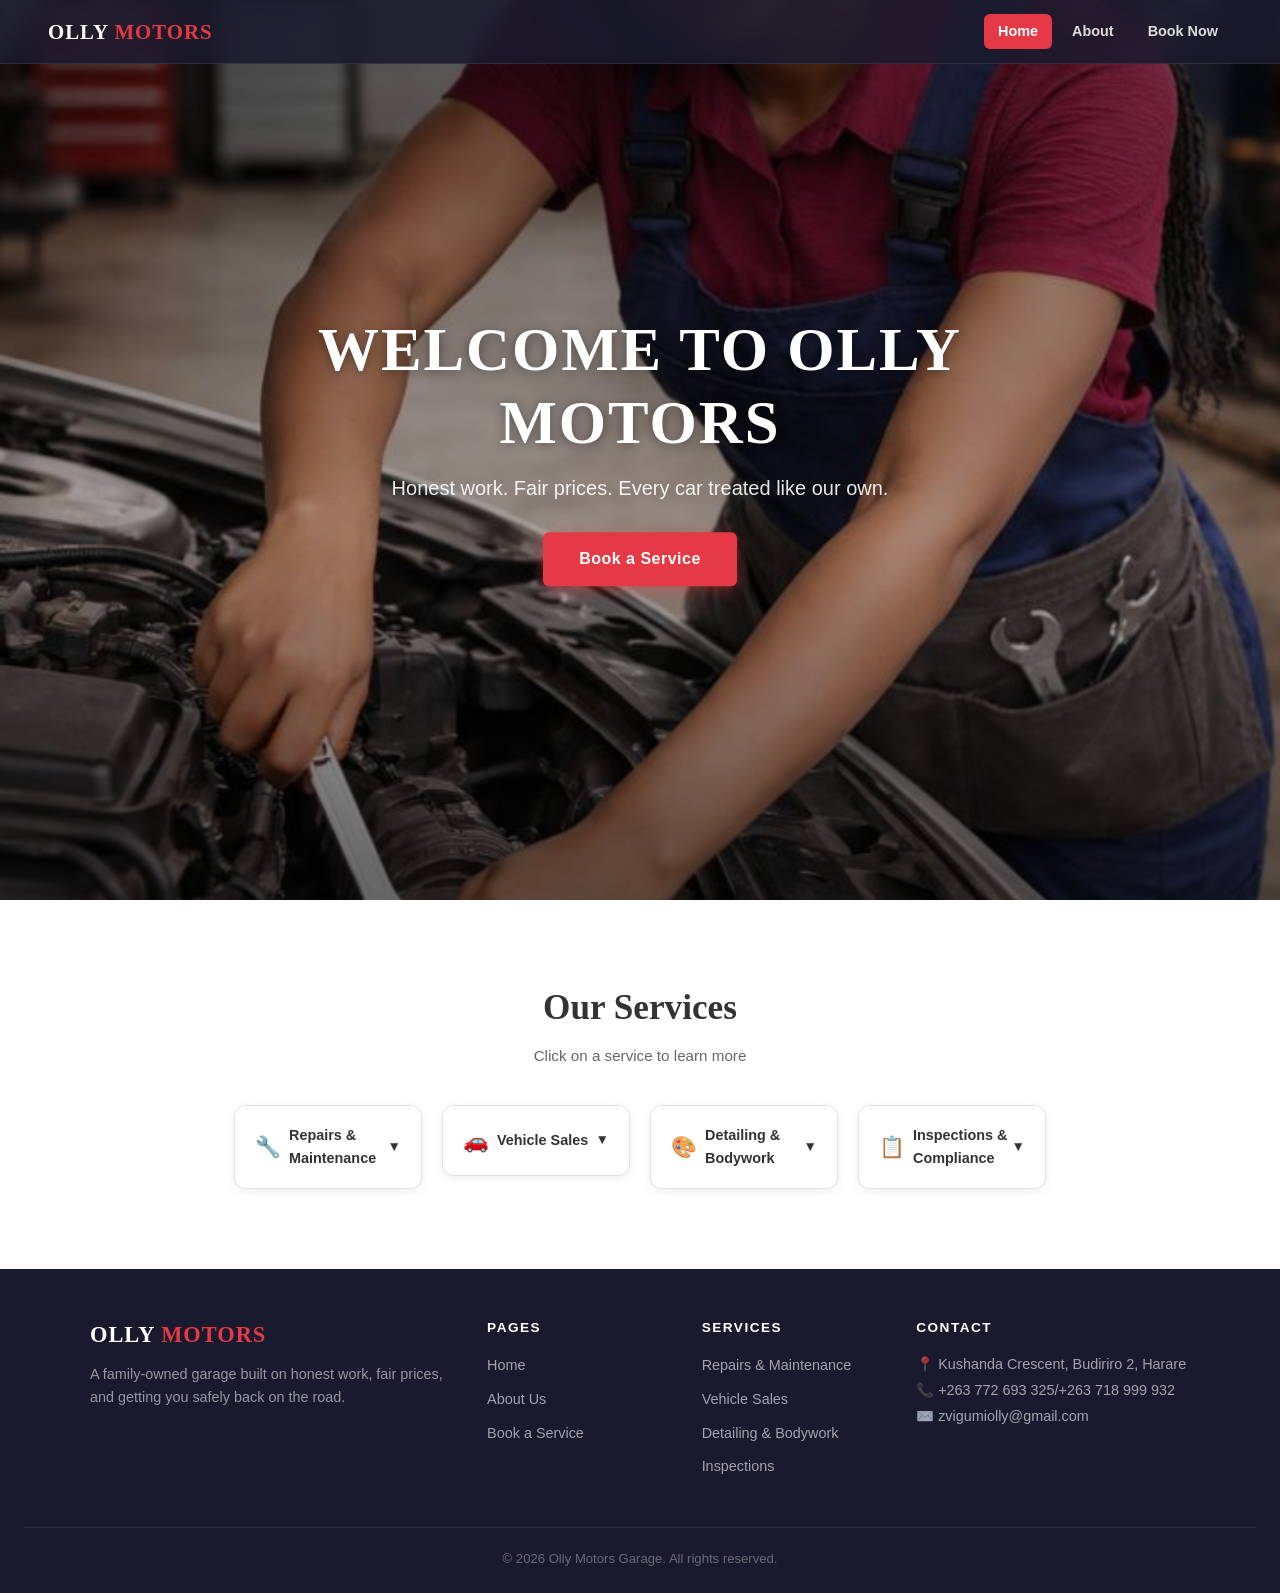
<file: olly/index.html>
<!DOCTYPE html>
<html lang="en">
<head>
    <meta charset="UTF-8">
    <meta name="viewport" content="width=device-width, initial-scale=1.0">
    <title>OLLY MOTORS — Honest Repairs, Fair Prices</title>
    <meta name="description" content="Olly Motors Garage — certified mechanics, honest work, fair prices. Book your car service in Lusaka today.">
    <meta name="author" content="Earlleny Zvigumi">
    <link rel="stylesheet" href="styles/normalization.css">
    <link rel="stylesheet" href="styles/small.css">
    <link rel="stylesheet" href="styles/large.css">
</head>
<body data-page="home">

    <!-- Navigation -->
    <nav class="site-nav" aria-label="Main navigation">
        <a class="nav-logo" href="index.html" aria-label="OLLY MOTORS Home">
            OLLY <span>MOTORS</span>
        </a>
        <button class="nav-toggle" aria-label="Toggle menu" aria-expanded="false">
            <span></span><span></span><span></span>
        </button>
        <div class="nav-links" id="main-nav" role="list">
            <a href="index.html"  data-page="home"  role="listitem">Home</a>
            <a href="about.html"  data-page="about" role="listitem">About</a>
            <a href="book.html"   data-page="book"  role="listitem">Book Now</a>
        </div>
    </nav>

    <main id="main-content">

        <!-- Hero -->
        <section class="hero" aria-label="Welcome Banner">
            <img src="images/hero-bg.webp" alt="Olly Motors Garage — professional car service" class="bg-img" width="1500" height="800" fetchpriority="high">
            <div class="hero-content">
                <h1>WELCOME TO OLLY MOTORS</h1>
                <p>Honest work. Fair prices. Every car treated like our own.</p>
                <a href="book.html" class="hero-btn" data-page="book">Book a Service</a>
            </div>
        </section>

        <section class="services-section" aria-label="Our Services">
            <div class="section-header">
                <h2>Our Services</h2>
                <p>Click on a service to learn more</p>
            </div>

            <div class="services-grid">

            <div class="service-item">
                <div class="service-header" onclick="toggleService(this)" role="button" aria-expanded="false">
                    <h3><span class="icon">🔧</span> Repairs &amp; Maintenance</h3>
                    <span class="arrow" aria-hidden="true">▼</span>
                </div>
                <div class="service-body">
                    <p>We offer full vehicle repair and maintenance services to keep your car running smoothly.</p>
                    <ul>
                        <li>Oil changes and fluid top-ups</li>
                        <li>Brake inspection and replacement</li>
                        <li>Engine diagnostics</li>
                        <li>Tyre rotation and balancing</li>
                    </ul>
                </div>
            </div>

            <div class="service-item">
                <div class="service-header" onclick="toggleService(this)" role="button" aria-expanded="false">
                    <h3><span class="icon">🚗</span> Vehicle Sales</h3>
                    <span class="arrow" aria-hidden="true">▼</span>
                </div>
                <div class="service-body">
                    <p>Browse our wide selection of new and used vehicles at competitive prices.</p>
                    <ul>
                        <li>New car showroom</li>
                        <li>Certified pre-owned vehicles</li>
                        <li>Trade-in evaluations</li>
                        <li>Flexible financing options</li>
                    </ul>
                </div>
            </div>

            <div class="service-item">
                <div class="service-header" onclick="toggleService(this)" role="button" aria-expanded="false">
                    <h3><span class="icon">🎨</span> Detailing &amp; Bodywork</h3>
                    <span class="arrow" aria-hidden="true">▼</span>
                </div>
                <div class="service-body">
                    <p>Professional detailing and bodywork to restore your vehicle to its best condition.</p>
                    <ul>
                        <li>Interior and exterior detailing</li>
                        <li>Paint correction and polishing</li>
                        <li>Dent and scratch repair</li>
                        <li>Full respray services</li>
                    </ul>
                </div>
            </div>

            <div class="service-item">
                <div class="service-header" onclick="toggleService(this)" role="button" aria-expanded="false">
                    <h3><span class="icon">📋</span> Inspections &amp; Compliance</h3>
                    <span class="arrow" aria-hidden="true">▼</span>
                </div>
                <div class="service-body">
                    <p>We ensure your vehicle meets all safety and legal requirements.</p>
                    <ul>
                        <li>Roadworthy certificate checks</li>
                        <li>Pre-purchase inspections</li>
                        <li>Emissions testing</li>
                        <li>Registration assistance</li>
                    </ul>
                </div>
            </div><!-- /.services-grid -->

        </section>
    </main>

    <!-- Footer -->
    <footer class="site-footer" aria-label="Site footer">
        <div class="footer-grid">
            <div class="footer-brand">
                <a class="nav-logo" href="index.html">OLLY <span>MOTORS</span></a>
                <p>A family-owned garage built on honest work, fair prices, and getting you safely back on the road.</p>
            </div>
            <div class="footer-col">
                <h4>Pages</h4>
                <ul>
                    <li><a href="index.html">Home</a></li>
                    <li><a href="about.html">About Us</a></li>
                    <li><a href="book.html">Book a Service</a></li>
                </ul>
            </div>
            <div class="footer-col">
                <h4>Services</h4>
                <ul>
                    <li><a href="index.html">Repairs &amp; Maintenance</a></li>
                    <li><a href="index.html">Vehicle Sales</a></li>
                    <li><a href="index.html">Detailing &amp; Bodywork</a></li>
                    <li><a href="index.html">Inspections</a></li>
                </ul>
            </div>
            <div class="footer-col">
                <h4>Contact</h4>
                <p>
                    📍 Kushanda Crescent, Budiriro 2, Harare<br>
                    📞 <a href="tel:+263 772 693 325/+263 718 999 932">+263 772 693 325/+263 718 999 932</a><br>
                    ✉️ <a href="mailto:zvigumiolly@gmail.com">zvigumiolly@gmail.com</a>
                </p>
            </div>
        </div>
        <div class="footer-bottom">
            &copy; 2026 Olly Motors Garage. All rights reserved.
        </div>
    </footer>

    <script src="scripts/main.js"></script>
</body>
</html>
</file>
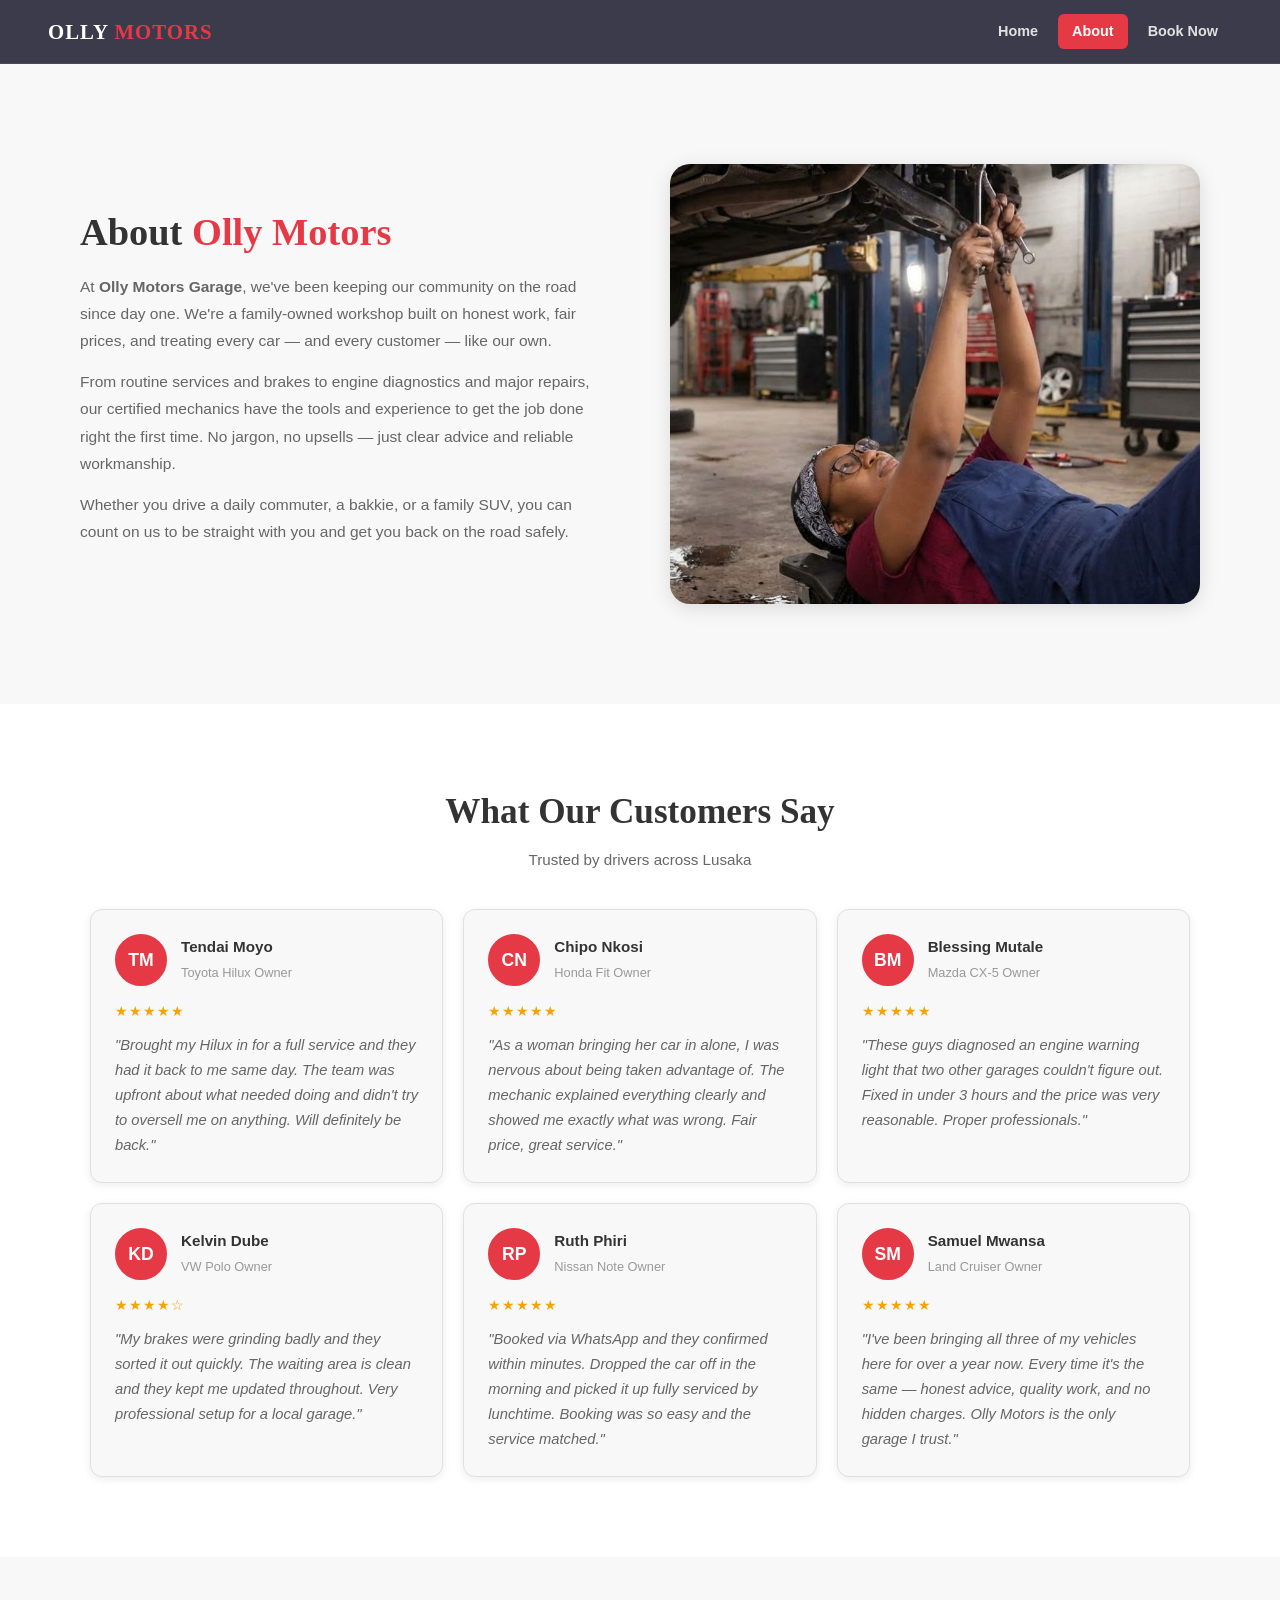
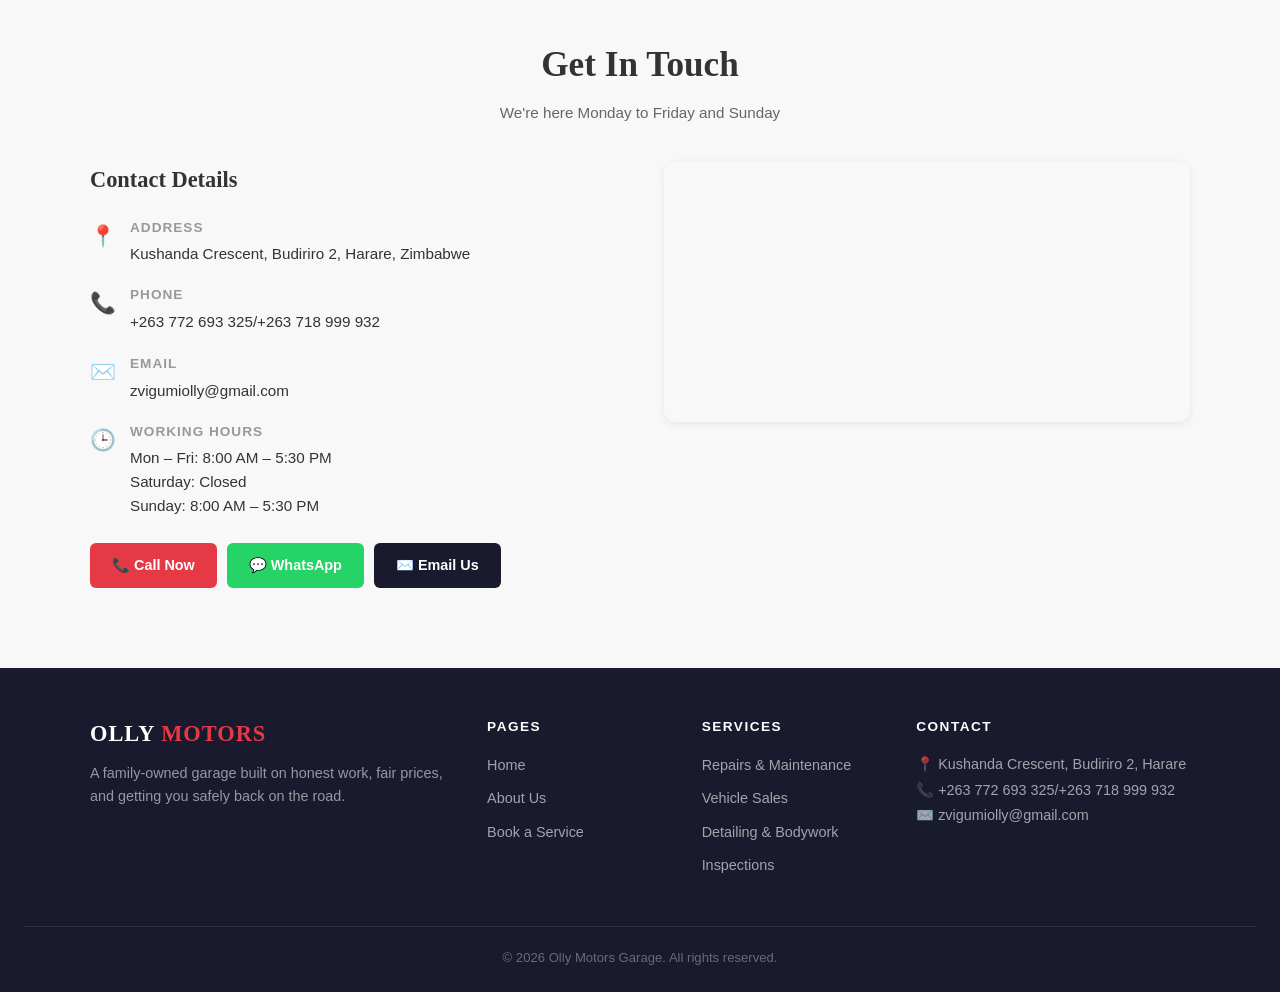
<file: olly/about.html>
<!DOCTYPE html>
<html lang="en">
<head>
    <meta charset="UTF-8">
    <meta name="viewport" content="width=device-width, initial-scale=1.0">
    <title>About Us | OLLY MOTORS</title>
    <meta name="description" content="Learn about Olly Motors Garage — a family-owned workshop built on honest work, fair prices, and getting you safely back on the road.">
    <meta name="author" content="Earlleny Zvigumi">
    <link rel="stylesheet" href="styles/normalization.css">
    <link rel="stylesheet" href="styles/small.css">
    <link rel="stylesheet" href="styles/large.css">
</head>
<body data-page="about">

    <!-- Navigation -->
    <nav class="about-nav" aria-label="Main navigation">
        <a class="nav-logo" href="index.html" aria-label="OLLY MOTORS Home">
            OLLY <span>MOTORS</span>
        </a>
        <button class="nav-toggle" aria-label="Toggle menu" aria-expanded="false">
            <span></span><span></span><span></span>
        </button>
        <div class="nav-links" id="main-nav" role="list">
            <a href="index.html"  data-page="home"  role="listitem">Home</a>
            <a href="about.html"  data-page="about" role="listitem">About</a>
            <a href="book.html"   data-page="book"  role="listitem">Book Now</a>
        </div>
    </nav>

    <main id="about-content">

        <!-- About Hero -->
        <section class="about-hero" aria-label="About Olly Motors">
            <div class="about-content">
                <h2>About <span>Olly Motors</span></h2>
                <p>At <strong>Olly Motors Garage</strong>, we've been keeping our community on the road since day one. We're a family-owned workshop built on honest work, fair prices, and treating every car — and every customer — like our own.</p>
                <p>From routine services and brakes to engine diagnostics and major repairs, our certified mechanics have the tools and experience to get the job done right the first time. No jargon, no upsells — just clear advice and reliable workmanship.</p>
                <p>Whether you drive a daily commuter, a bakkie, or a family SUV, you can count on us to be straight with you and get you back on the road safely.</p>
            </div>
            <img src="images/hero2.webp" alt="Olly Motors Garage workshop" width="600" height="500" fetchpriority="high">
        </section>

        <!-- Customer Reviews -->
        <section class="reviews-section" aria-label="Customer Reviews">
            <div class="section-header">
                <h2>What Our Customers Say</h2>
                <p>Trusted by drivers across Lusaka</p>
            </div>
            <div class="reviews-grid">

                <div class="review-card">
                    <div class="review-top">
                        <div class="review-avatar-placeholder" aria-label="TM">TM</div>
                        <div class="review-info">
                            <h4>Tendai Moyo</h4>
                            <span>Toyota Hilux Owner</span>
                        </div>
                    </div>
                    <div class="review-stars" aria-label="5 out of 5 stars">★★★★★</div>
                    <p>"Brought my Hilux in for a full service and they had it back to me same day. The team was upfront about what needed doing and didn't try to oversell me on anything. Will definitely be back."</p>
                </div>

                <div class="review-card">
                    <div class="review-top">
                        <div class="review-avatar-placeholder" aria-label="CN">CN</div>
                        <div class="review-info">
                            <h4>Chipo Nkosi</h4>
                            <span>Honda Fit Owner</span>
                        </div>
                    </div>
                    <div class="review-stars" aria-label="5 out of 5 stars">★★★★★</div>
                    <p>"As a woman bringing her car in alone, I was nervous about being taken advantage of. The mechanic explained everything clearly and showed me exactly what was wrong. Fair price, great service."</p>
                </div>

                <div class="review-card">
                    <div class="review-top">
                        <div class="review-avatar-placeholder" aria-label="BM">BM</div>
                        <div class="review-info">
                            <h4>Blessing Mutale</h4>
                            <span>Mazda CX-5 Owner</span>
                        </div>
                    </div>
                    <div class="review-stars" aria-label="5 out of 5 stars">★★★★★</div>
                    <p>"These guys diagnosed an engine warning light that two other garages couldn't figure out. Fixed in under 3 hours and the price was very reasonable. Proper professionals."</p>
                </div>

                <div class="review-card">
                    <div class="review-top">
                        <div class="review-avatar-placeholder" aria-label="KD">KD</div>
                        <div class="review-info">
                            <h4>Kelvin Dube</h4>
                            <span>VW Polo Owner</span>
                        </div>
                    </div>
                    <div class="review-stars" aria-label="4 out of 5 stars">★★★★☆</div>
                    <p>"My brakes were grinding badly and they sorted it out quickly. The waiting area is clean and they kept me updated throughout. Very professional setup for a local garage."</p>
                </div>

                <div class="review-card">
                    <div class="review-top">
                        <div class="review-avatar-placeholder" aria-label="RP">RP</div>
                        <div class="review-info">
                            <h4>Ruth Phiri</h4>
                            <span>Nissan Note Owner</span>
                        </div>
                    </div>
                    <div class="review-stars" aria-label="5 out of 5 stars">★★★★★</div>
                    <p>"Booked via WhatsApp and they confirmed within minutes. Dropped the car off in the morning and picked it up fully serviced by lunchtime. Booking was so easy and the service matched."</p>
                </div>

                <div class="review-card">
                    <div class="review-top">
                        <div class="review-avatar-placeholder" aria-label="SM">SM</div>
                        <div class="review-info">
                            <h4>Samuel Mwansa</h4>
                            <span>Land Cruiser Owner</span>
                        </div>
                    </div>
                    <div class="review-stars" aria-label="5 out of 5 stars">★★★★★</div>
                    <p>"I've been bringing all three of my vehicles here for over a year now. Every time it's the same — honest advice, quality work, and no hidden charges. Olly Motors is the only garage I trust."</p>
                </div>

            </div>
        </section>

        <!-- Contact Section -->
        <section class="contact-section" aria-label="Contact Us">
            <div class="section-header">
                <h2>Get In Touch</h2>
                <p>We're here Monday to Friday and Sunday</p>
            </div>
            <div class="contact-grid">
                <div class="contact-details">
                    <h3>Contact Details</h3>

                    <div class="contact-item">
                        <span class="contact-icon">📍</span>
                        <div class="contact-item-text">
                            <h4>Address</h4>
                            <p>Kushanda Crescent, Budiriro 2, Harare, Zimbabwe</p>
                        </div>
                    </div>

                    <div class="contact-item">
                        <span class="contact-icon">📞</span>
                        <div class="contact-item-text">
                            <h4>Phone</h4>
                            <a href="tel:+263774829066">+263 772 693 325/+263 718 999 932 </a>
                        </div>
                    </div>

                    <div class="contact-item">
                        <span class="contact-icon">✉️</span>
                        <div class="contact-item-text">
                            <h4>Email</h4>
                            <a href="mailto:zvigumiolly@gmail.com">zvigumiolly@gmail.com</a>
                        </div>
                    </div>

                    <div class="contact-item">
                        <span class="contact-icon">🕒</span>
                        <div class="contact-item-text">
                            <h4>Working Hours</h4>
                            <p>Mon – Fri: 8:00 AM – 5:30 PM<br>
                               Saturday: Closed<br>
                               Sunday: 8:00 AM – 5:30 PM</p>
                        </div>
                    </div>

                    <div class="contact-buttons">
                        <a href="tel:+263 772 693 325/+263 718 999 932" class="btn btn-call">📞 Call Now</a>
                        <a href="https://wa.me/+263 772 693 325" target="_blank" rel="noopener" class="btn btn-wa">💬 WhatsApp</a>
                        <a href="mailto:zvigumiolly@gmail.com" class="btn btn-email">✉️ Email Us</a>
                    </div>
                </div>

                <div class="contact-map">
                    <!-- Map centred on Budiriro 2, Harare, Zimbabwe.
                         To get a more precise pin: open Google Maps → search
                         "Kushanda Crescent Budiriro 2 Harare" → Share → Embed a map
                         → paste the new src URL here. -->
                    <iframe
                        src="https://www.google.com/maps/embed?pb=!1m18!1m12!1m3!1d3798.5!2d30.9820!3d-17.9080!2m3!1f0!2f0!3f0!3m2!1i1024!2i768!4f13.1!3m3!1m2!1s0x1931a4e7a3c3e7c5%3A0x5e5e0c7a2b1d9f3a!2sBudiriro%202%2C%20Harare%2C%20Zimbabwe!5e0!3m2!1sen!2szw!4v1700000000001"
                        title="Olly Motors — Kushanda Crescent, Budiriro 2, Harare, Zimbabwe"
                        allowfullscreen=""
                        loading="lazy"
                        referrerpolicy="no-referrer-when-downgrade">
                    </iframe>
                </div>
            </div>
        </section>

    </main>

    <!-- Footer -->
    <footer class="site-footer" aria-label="Site footer">
        <div class="footer-grid">
            <div class="footer-brand">
                <a class="nav-logo" href="index.html">OLLY <span>MOTORS</span></a>
                <p>A family-owned garage built on honest work, fair prices, and getting you safely back on the road.</p>
            </div>
            <div class="footer-col">
                <h4>Pages</h4>
                <ul>
                    <li><a href="index.html">Home</a></li>
                    <li><a href="about.html">About Us</a></li>
                    <li><a href="book.html">Book a Service</a></li>
                </ul>
            </div>
            <div class="footer-col">
                <h4>Services</h4>
                <ul>
                    <li><a href="index.html">Repairs &amp; Maintenance</a></li>
                    <li><a href="index.html">Vehicle Sales</a></li>
                    <li><a href="index.html">Detailing &amp; Bodywork</a></li>
                    <li><a href="index.html">Inspections</a></li>
                </ul>
            </div>
            <div class="footer-col">
                <h4>Contact</h4>
                <p>
                    📍 Kushanda Crescent, Budiriro 2, Harare<br>
                    📞 <a href="tel:+263 772 693 325/+263 718 999 932">+263 772 693 325/+263 718 999 932</a><br>
                    ✉️ <a href="mailto:zvigumiolly@gmail.com">zvigumiolly@gmail.com</a>
                </p>
            </div>
        </div>
        <div class="footer-bottom">
            &copy; 2026 Olly Motors Garage. All rights reserved.
        </div>
    </footer>

    <script src="scripts/main.js"></script>
</body>
</html>
</file>
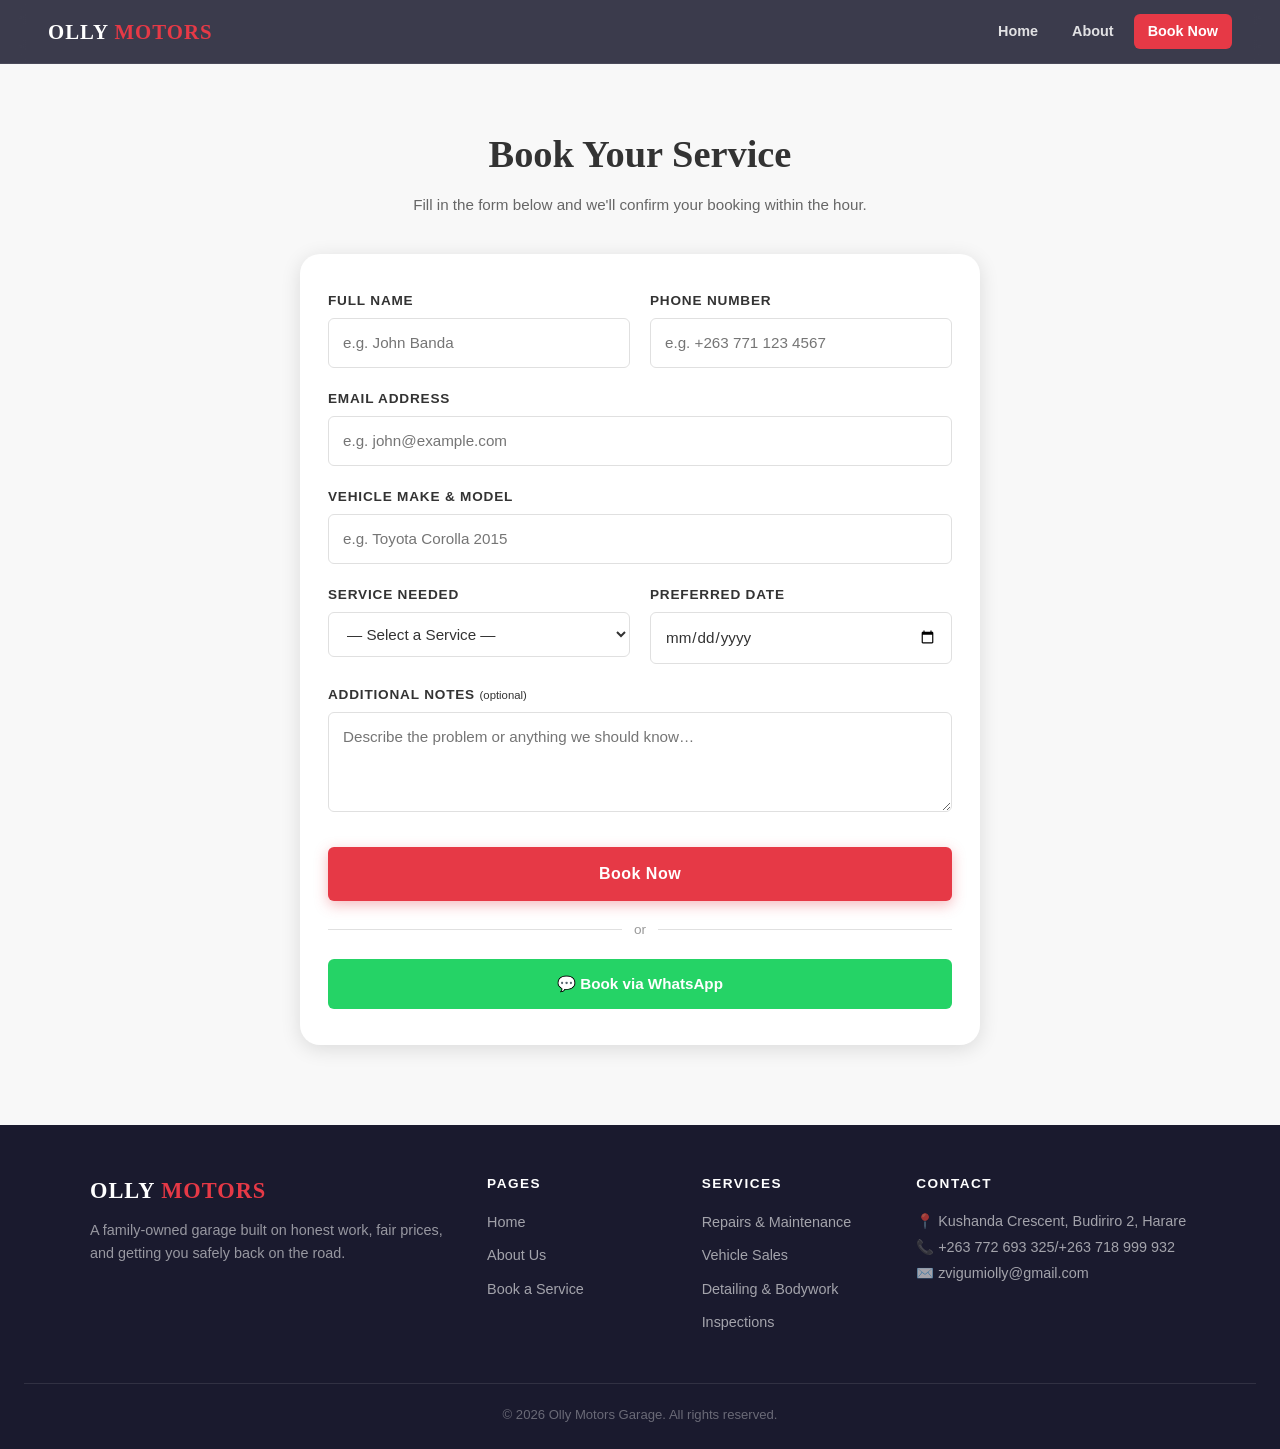
<file: olly/book.html>
<!DOCTYPE html>
<html lang="en">
<head>
    <meta charset="UTF-8">
    <meta name="viewport" content="width=device-width, initial-scale=1.0">
    <title>Book a Service | OLLY MOTORS</title>
    <meta name="description" content="Book your car service online with Olly Motors Garage. Fast, easy, and confirmed within the hour.">
    <meta name="author" content="Earlleny Zvigumi">
    <link rel="stylesheet" href="styles/normalization.css">
    <link rel="stylesheet" href="styles/small.css">
    <link rel="stylesheet" href="styles/large.css">
</head>
<body data-page="book">

    <!-- Navigation -->
    <nav class="book-nav" aria-label="Main navigation">
        <a class="nav-logo" href="index.html" aria-label="OLLY MOTORS Home">
            OLLY <span>MOTORS</span>
        </a>
        <button class="nav-toggle" aria-label="Toggle menu" aria-expanded="false">
            <span></span><span></span><span></span>
        </button>
        <div class="nav-links" id="main-nav" role="list">
            <a href="index.html"  data-page="home"  role="listitem">Home</a>
            <a href="about.html"  data-page="about" role="listitem">About</a>
            <a href="book.html"   data-page="book"  role="listitem">Book Now</a>
        </div>
    </nav>

    <main class="book-page">
        <div class="book-wrapper">

            <div class="book-header">
                <h1>Book Your Service</h1>
                <p>Fill in the form below and we'll confirm your booking within the hour.</p>
            </div>

            <div class="book-form">

                <!-- Success message (hidden until form submits) -->
                <div class="form-success" id="form-success" role="alert">
                    <div class="checkmark">✅</div>
                    <h3>Booking Received!</h3>
                    <p>Thank you — we'll be in touch shortly to confirm your appointment.</p>
                </div>

                <!-- Booking form — replace YOUR_FORM_ID with your Formspree ID -->
                <form id="booking-form" action="https://formspree.io/f/YOUR_FORM_ID" method="POST" novalidate>

                    <div class="form-row">
                        <div class="form-group">
                            <label for="name">Full Name</label>
                            <input type="text" id="name" name="name" placeholder="e.g. John Banda" required autocomplete="name">
                        </div>
                        <div class="form-group">
                            <label for="phone">Phone Number</label>
                            <input type="tel" id="phone" name="phone" placeholder="e.g. +263 771 123 4567" required autocomplete="tel">
                        </div>
                    </div>

                    <div class="form-group">
                        <label for="email">Email Address</label>
                        <input type="email" id="email" name="email" placeholder="e.g. john@example.com" required autocomplete="email">
                    </div>

                    <div class="form-group">
                        <label for="vehicle">Vehicle Make &amp; Model</label>
                        <input type="text" id="vehicle" name="vehicle" placeholder="e.g. Toyota Corolla 2015" required>
                    </div>

                    <div class="form-row">
                        <div class="form-group">
                            <label for="service">Service Needed</label>
                            <select id="service" name="service" required>
                                <option value="">— Select a Service —</option>
                                <option value="Full Service">Full Service</option>
                                <option value="Oil Change">Oil Change</option>
                                <option value="Brake Repair">Brake Repair</option>
                                <option value="Engine Diagnostics">Engine Diagnostics</option>
                                <option value="Suspension / Clutch">Suspension / Clutch</option>
                                <option value="Detailing / Bodywork">Detailing / Bodywork</option>
                                <option value="Inspection / Roadworthy">Inspection / Roadworthy</option>
                                <option value="Other">Other</option>
                            </select>
                        </div>
                        <div class="form-group">
                            <label for="date">Preferred Date</label>
                            <input type="date" id="date" name="date" required>
                        </div>
                    </div>

                    <div class="form-group">
                        <label for="message">Additional Notes <small style="font-weight:400;text-transform:none;letter-spacing:0;">(optional)</small></label>
                        <textarea id="message" name="message" placeholder="Describe the problem or anything we should know…"></textarea>
                    </div>

                    <button type="submit" class="form-submit">Book Now</button>

                    <div class="divider">or</div>

                    <a href="https://wa.me/263772693325?text=Hi%20Olly%20Motors%2C%20I%20would%20like%20to%20book%20a%20service."
                       class="wa-book"
                       target="_blank"
                       rel="noopener"
                       aria-label="Book via WhatsApp">
                        💬 Book via WhatsApp
                    </a>

                </form>
            </div>

        </div>
    </main>

    <!-- Footer -->
    <footer class="site-footer" aria-label="Site footer">
        <div class="footer-grid">
            <div class="footer-brand">
                <a class="nav-logo" href="index.html">OLLY <span>MOTORS</span></a>
                <p>A family-owned garage built on honest work, fair prices, and getting you safely back on the road.</p>
            </div>
            <div class="footer-col">
                <h4>Pages</h4>
                <ul>
                    <li><a href="index.html">Home</a></li>
                    <li><a href="about.html">About Us</a></li>
                    <li><a href="book.html">Book a Service</a></li>
                </ul>
            </div>
            <div class="footer-col">
                <h4>Services</h4>
                <ul>
                    <li><a href="index.html">Repairs &amp; Maintenance</a></li>
                    <li><a href="index.html">Vehicle Sales</a></li>
                    <li><a href="index.html">Detailing &amp; Bodywork</a></li>
                    <li><a href="index.html">Inspections</a></li>
                </ul>
            </div>
            <div class="footer-col">
                <h4>Contact</h4>
                <p>
                    📍 Kushanda Crescent, Budiriro 2, Harare<br>
                    📞 <a href="tel:+263 772 693 325/+263 718 999 932">+263 772 693 325/+263 718 999 932</a><br>
                    ✉️ <a href="mailto:zvigumiolly@gmail.com">zvigumiolly@gmail.com</a>
                </p>
            </div>
        </div>
        <div class="footer-bottom">
            &copy; 2026 Olly Motors Garage. All rights reserved.
        </div>
    </footer>

    <script src="scripts/main.js"></script>
</body>
</html>
</file>
<file: olly/styles/normalization.css>
/* ============================================
   NORMALIZATION / RESET
   ============================================ */

*, *::before, *::after {
    box-sizing: border-box;
    margin: 0;
    padding: 0;
}

html {
    font-size: 16px;
    scroll-behavior: smooth;
    -webkit-text-size-adjust: 100%;
}

body {
    min-height: 100vh;
    line-height: 1.6;
    -webkit-font-smoothing: antialiased;
    -moz-osx-font-smoothing: grayscale;
}

img, picture, video, canvas, svg {
    display: block;
    max-width: 100%;
}

input, button, textarea, select {
    font: inherit;
}

p, h1, h2, h3, h4, h5, h6 {
    overflow-wrap: break-word;
}

ul, ol {
    list-style: none;
}

a {
    text-decoration: none;
    color: inherit;
}

button {
    cursor: pointer;
    border: none;
    background: none;
}

table {
    border-collapse: collapse;
    border-spacing: 0;
}
</file>
<file: olly/styles/small.css>
/* ============================================
   SMALL.CSS — Base styles (mobile-first)
   Applies to all screen sizes
   ============================================ */

/* ---------- CSS Variables ---------- */
:root {
    --color-primary:    #e63946;
    --color-primary-dk: #c1121f;
    --color-dark:       #1a1a2e;
    --color-dark-80:    rgba(26, 26, 46, 0.85);
    --color-white:      #ffffff;
    --color-off-white:  #f8f8f8;
    --color-light-grey: #f0f0f0;
    --color-mid-grey:   #999999;
    --color-text:       #333333;
    --color-text-light: #666666;
    --color-border:     #e0e0e0;
    --color-wa:         #25D366;

    --font-heading: 'Georgia', serif;
    --font-body:    Arial, Helvetica, sans-serif;

    --nav-height:   64px;
    --radius-sm:    6px;
    --radius-md:    12px;
    --radius-lg:    20px;

    --shadow-sm: 0 2px 8px rgba(0,0,0,0.08);
    --shadow-md: 0 4px 20px rgba(0,0,0,0.12);
    --shadow-lg: 0 8px 40px rgba(0,0,0,0.16);

    --transition: 0.25s ease;
}

/* ---------- Body ---------- */
body {
    font-family: var(--font-body);
    color: var(--color-text);
    background: var(--color-white);
}

/* ============================================
   SHARED NAVIGATION
   ============================================ */
.site-nav,
.about-nav,
.book-nav {
    position: fixed;
    top: 0;
    left: 0;
    width: 100%;
    height: var(--nav-height);
    z-index: 100;

    display: flex;
    justify-content: space-between;
    align-items: center;
    padding: 0 24px;

    background: var(--color-dark-80);
    backdrop-filter: blur(12px);
    -webkit-backdrop-filter: blur(12px);
    border-bottom: 1px solid rgba(255,255,255,0.08);

    transition: background var(--transition), box-shadow var(--transition);
}

/* Scrolled state — added via JS */
.site-nav.scrolled,
.about-nav.scrolled,
.book-nav.scrolled {
    background: var(--color-dark);
    box-shadow: var(--shadow-md);
}

.nav-logo {
    font-family: var(--font-heading);
    font-size: 1.3rem;
    font-weight: bold;
    color: var(--color-white);
    letter-spacing: 1px;
    white-space: nowrap;
}

.nav-logo span {
    color: var(--color-primary);
}

.nav-links {
    display: flex;
    gap: 6px;
    align-items: center;
}

.nav-links a {
    color: rgba(255,255,255,0.85);
    font-size: 0.9rem;
    font-weight: 600;
    padding: 6px 14px;
    border-radius: var(--radius-sm);
    transition: color var(--transition), background var(--transition);
}

.nav-links a:hover {
    color: var(--color-white);
    background: rgba(255,255,255,0.1);
}

.nav-links a.active {
    color: var(--color-white);
    background: var(--color-primary);
}

/* Hamburger (mobile) */
.nav-toggle {
    display: none;
    flex-direction: column;
    gap: 5px;
    cursor: pointer;
    padding: 6px;
    background: none;
    border: none;
}

.nav-toggle span {
    display: block;
    width: 24px;
    height: 2px;
    background: var(--color-white);
    border-radius: 2px;
    transition: transform var(--transition), opacity var(--transition);
}

.nav-toggle.open span:nth-child(1) { transform: translateY(7px) rotate(45deg); }
.nav-toggle.open span:nth-child(2) { opacity: 0; }
.nav-toggle.open span:nth-child(3) { transform: translateY(-7px) rotate(-45deg); }

/* ============================================
   SHARED FOOTER
   ============================================ */
.site-footer {
    background: var(--color-dark);
    color: rgba(255,255,255,0.7);
    padding: 48px 24px 24px;
}

.footer-grid {
    display: grid;
    grid-template-columns: 1fr;
    gap: 32px;
    max-width: 1100px;
    margin: 0 auto;
}

.footer-brand .nav-logo {
    font-size: 1.4rem;
    margin-bottom: 10px;
    display: block;
}

.footer-brand p {
    font-size: 0.9rem;
    line-height: 1.6;
    color: rgba(255,255,255,0.55);
}

.footer-col h4 {
    color: var(--color-white);
    font-size: 0.85rem;
    text-transform: uppercase;
    letter-spacing: 1.5px;
    margin-bottom: 14px;
}

.footer-col ul li {
    margin-bottom: 8px;
}

.footer-col ul li a {
    color: rgba(255,255,255,0.6);
    font-size: 0.9rem;
    transition: color var(--transition);
}

.footer-col ul li a:hover {
    color: var(--color-primary);
}

.footer-col p {
    font-size: 0.9rem;
    color: rgba(255,255,255,0.6);
    line-height: 1.8;
}

.footer-bottom {
    text-align: center;
    margin-top: 40px;
    padding-top: 20px;
    border-top: 1px solid rgba(255,255,255,0.1);
    font-size: 0.82rem;
    color: rgba(255,255,255,0.35);
}

/* ============================================
   INDEX — HERO
   ============================================ */
.hero {
    position: relative;
    width: 100%;
    height: 100vh;
    min-height: 500px;
    overflow: hidden;
}

.bg-img {
    width: 100%;
    height: 100%;
    object-fit: cover;
    display: block;
}

.hero::after {
    content: "";
    position: absolute;
    inset: 0;
    background: linear-gradient(to bottom, rgba(0,0,0,0.5) 0%, rgba(0,0,0,0.3) 60%, rgba(0,0,0,0.6) 100%);
    z-index: 1;
}

.hero-content {
    position: absolute;
    top: 50%;
    left: 50%;
    transform: translate(-50%, -50%);
    text-align: center;
    color: var(--color-white);
    z-index: 2;
    width: 90%;
    max-width: 700px;
}

.hero-content h1 {
    font-family: var(--font-heading);
    font-size: clamp(2rem, 6vw, 3.8rem);
    font-weight: bold;
    letter-spacing: 2px;
    line-height: 1.2;
    margin-bottom: 12px;
    text-shadow: 0 2px 12px rgba(0,0,0,0.4);
}

.hero-content p {
    font-size: clamp(1rem, 2.5vw, 1.25rem);
    margin-bottom: 28px;
    color: rgba(255,255,255,0.9);
}

.hero-btn {
    display: inline-block;
    padding: 14px 36px;
    background: var(--color-primary);
    color: var(--color-white);
    font-weight: bold;
    font-size: 1rem;
    border-radius: var(--radius-sm);
    letter-spacing: 0.5px;
    transition: background var(--transition), transform var(--transition), box-shadow var(--transition);
    box-shadow: 0 4px 16px rgba(230,57,70,0.4);
}

.hero-btn:hover {
    background: var(--color-primary-dk);
    transform: translateY(-2px);
    box-shadow: 0 6px 20px rgba(230,57,70,0.5);
}

/* ============================================
   INDEX — SERVICES SECTION
   ============================================ */
.services-section {
    padding: 60px 24px;
    max-width: 1100px;
    margin: 0 auto;
}

.section-header {
    text-align: center;
    margin-bottom: 36px;
}

.section-header h2 {
    font-family: var(--font-heading);
    font-size: clamp(1.6rem, 4vw, 2.2rem);
    color: var(--color-text);
    margin-bottom: 8px;
}

.section-header p {
    color: var(--color-text-light);
    font-size: 0.95rem;
}

/* 2x2 grid on mobile, 4 equal columns on desktop */
.services-grid {
    display: grid;
    grid-template-columns: 1fr 1fr;
    gap: 16px;
    align-items: start;
}

.service-item {
    background: var(--color-white);
    border: 1px solid var(--color-border);
    border-radius: var(--radius-md);
    margin-bottom: 0;
    overflow: hidden;
    box-shadow: var(--shadow-sm);
    transition: box-shadow var(--transition);
    display: flex;
    flex-direction: column;
}

.service-item:hover {
    box-shadow: var(--shadow-md);
}

.service-header {
    display: flex;
    justify-content: space-between;
    align-items: center;
    padding: 18px 20px;
    cursor: pointer;
    background: var(--color-white);
    transition: background var(--transition);
    user-select: none;
}

.service-header:hover {
    background: #f5f9ff;
}

.service-header.active {
    background: var(--color-primary);
    color: var(--color-white);
}

.service-header h3 {
    font-size: 0.9rem;
    font-weight: 600;
    display: flex;
    align-items: center;
    gap: 8px;
}

.service-header .icon { font-size: 1.3rem; }

.service-header .arrow {
    font-size: 0.85rem;
    transition: transform 0.3s ease;
    flex-shrink: 0;
}

.service-header.active .arrow {
    transform: rotate(180deg);
}

.service-body {
    max-height: 0;
    overflow: hidden;
    transition: max-height 0.4s ease, padding 0.3s ease;
    padding: 0 20px;
    background: #fafafa;
}

.service-body.open {
    max-height: 400px;
    padding: 16px 20px;
}

.service-body p {
    color: var(--color-text-light);
    line-height: 1.7;
    margin-bottom: 10px;
    font-size: 0.95rem;
}

.service-body ul {
    padding-left: 18px;
    list-style: disc;
}

.service-body ul li {
    margin-bottom: 6px;
    color: #555;
    line-height: 1.6;
    font-size: 0.92rem;
}

/* ============================================
   ABOUT — HERO SECTION
   ============================================ */
.about-hero {
    display: grid;
    grid-template-columns: 1fr;
    align-items: center;
    gap: 32px;
    padding: calc(var(--nav-height) + 48px) 24px 60px;
    background: var(--color-off-white);
}

.about-hero img {
    width: 100%;
    height: 280px;
     object-fit: cover;
    border-radius: var(--radius-lg);
    box-shadow: var(--shadow-md);
}

.about-content h2 {
    font-family: var(--font-heading);
    font-size: clamp(1.8rem, 4vw, 2.4rem);
    color: var(--color-text);
    margin-bottom: 18px;
    line-height: 1.2;
}

.about-content h2 span {
    color: var(--color-primary);
}

.about-content p {
    color: var(--color-text-light);
    margin-bottom: 14px;
    line-height: 1.75;
    font-size: 0.97rem;
}

/* ============================================
   ABOUT — REVIEWS SECTION
   ============================================ */
.reviews-section {
    padding: 60px 24px;
    background: var(--color-white);
}

.reviews-grid {
    display: grid;
    grid-template-columns: 1fr;
    gap: 20px;
    max-width: 1100px;
    margin: 0 auto;
}

.review-card {
    background: var(--color-off-white);
    border: 1px solid var(--color-border);
    border-radius: var(--radius-md);
    padding: 24px;
    box-shadow: var(--shadow-sm);
    transition: transform var(--transition), box-shadow var(--transition);
}

.review-card:hover {
    transform: translateY(-4px);
    box-shadow: var(--shadow-md);
}

.review-top {
    display: flex;
    align-items: center;
    gap: 14px;
    margin-bottom: 14px;
}

.review-avatar {
    width: 52px;
    height: 52px;
    border-radius: 50%;
    object-fit: cover;
    border: 3px solid var(--color-primary);
    flex-shrink: 0;
}

.review-avatar-placeholder {
    width: 52px;
    height: 52px;
    border-radius: 50%;
    background: var(--color-primary);
    display: flex;
    align-items: center;
    justify-content: center;
    font-weight: bold;
    font-size: 1.1rem;
    color: white;
    flex-shrink: 0;
    border: 3px solid var(--color-primary);
}

.review-info h4 {
    font-size: 0.95rem;
    font-weight: 700;
    color: var(--color-text);
}

.review-info span {
    font-size: 0.8rem;
    color: var(--color-mid-grey);
}

.review-stars {
    color: #f4a403;
    font-size: 0.9rem;
    margin-bottom: 10px;
    letter-spacing: 1px;
}

.review-card p {
    font-size: 0.92rem;
    color: var(--color-text-light);
    line-height: 1.7;
    font-style: italic;
}

/* ============================================
   ABOUT — CONTACT SECTION
   ============================================ */
.contact-section {
    padding: 60px 24px;
    background: var(--color-off-white);
}

.contact-grid {
    display: grid;
    grid-template-columns: 1fr;
    gap: 36px;
    max-width: 1100px;
    margin: 0 auto;
}

.contact-details h3 {
    font-family: var(--font-heading);
    font-size: 1.4rem;
    margin-bottom: 20px;
    color: var(--color-text);
}

.contact-item {
    display: flex;
    align-items: flex-start;
    gap: 14px;
    margin-bottom: 18px;
}

.contact-icon {
    font-size: 1.3rem;
    flex-shrink: 0;
    margin-top: 2px;
}

.contact-item-text h4 {
    font-size: 0.85rem;
    text-transform: uppercase;
    letter-spacing: 1px;
    color: var(--color-mid-grey);
    margin-bottom: 3px;
}

.contact-item-text a,
.contact-item-text p {
    font-size: 0.95rem;
    color: var(--color-text);
    line-height: 1.6;
}

.contact-item-text a:hover {
    color: var(--color-primary);
}

.contact-buttons {
    display: flex;
    flex-wrap: wrap;
    gap: 10px;
    margin-top: 24px;
}

.btn {
    display: inline-flex;
    align-items: center;
    gap: 8px;
    padding: 11px 22px;
    border-radius: var(--radius-sm);
    font-weight: 600;
    font-size: 0.9rem;
    transition: opacity var(--transition), transform var(--transition);
    color: var(--color-white);
}

.btn:hover {
    opacity: 0.88;
    transform: translateY(-1px);
}

.btn-call  { background: var(--color-primary); }
.btn-wa    { background: var(--color-wa); }
.btn-email { background: var(--color-dark); }

.contact-map iframe {
    width: 100%;
    height: 260px;
    border: 0;
    border-radius: var(--radius-md);
    box-shadow: var(--shadow-sm);
}

/* ============================================
   BOOK PAGE
   ============================================ */
.book-page {
    padding: calc(var(--nav-height) + 48px) 24px 60px;
    background: var(--color-off-white);
    min-height: 100vh;
}

.book-wrapper {
    max-width: 680px;
    margin: 0 auto;
}

.book-header {
    text-align: center;
    margin-bottom: 36px;
}

.book-header h1 {
    font-family: var(--font-heading);
    font-size: clamp(1.8rem, 4vw, 2.4rem);
    color: var(--color-text);
    margin-bottom: 8px;
}

.book-header p {
    color: var(--color-text-light);
    font-size: 0.95rem;
}

.book-form {
    background: var(--color-white);
    border-radius: var(--radius-lg);
    padding: 36px 28px;
    box-shadow: var(--shadow-md);
}

.form-group {
    margin-bottom: 20px;
}

.form-group label {
    display: block;
    font-size: 0.85rem;
    font-weight: 700;
    text-transform: uppercase;
    letter-spacing: 0.8px;
    color: var(--color-text);
    margin-bottom: 6px;
}

.form-group input,
.form-group select,
.form-group textarea {
    width: 100%;
    padding: 12px 14px;
    border: 1.5px solid var(--color-border);
    border-radius: var(--radius-sm);
    font-size: 0.95rem;
    color: var(--color-text);
    background: var(--color-white);
    transition: border-color var(--transition), box-shadow var(--transition);
}

.form-group input:focus,
.form-group select:focus,
.form-group textarea:focus {
    outline: none;
    border-color: var(--color-primary);
    box-shadow: 0 0 0 3px rgba(230,57,70,0.12);
}

.form-group textarea {
    resize: vertical;
    min-height: 100px;
}

.form-row {
    display: grid;
    grid-template-columns: 1fr;
    gap: 20px;
}

.form-submit {
    margin-top: 8px;
    width: 100%;
    padding: 14px;
    background: var(--color-primary);
    color: var(--color-white);
    border: none;
    border-radius: var(--radius-sm);
    font-size: 1rem;
    font-weight: 700;
    letter-spacing: 0.5px;
    cursor: pointer;
    transition: background var(--transition), transform var(--transition), box-shadow var(--transition);
    box-shadow: 0 4px 14px rgba(230,57,70,0.35);
}

.form-submit:hover {
    background: var(--color-primary-dk);
    transform: translateY(-1px);
    box-shadow: 0 6px 18px rgba(230,57,70,0.45);
}

.form-submit:active {
    transform: translateY(0);
}

.wa-book {
    display: flex;
    align-items: center;
    justify-content: center;
    gap: 10px;
    margin-top: 14px;
    width: 100%;
    padding: 13px;
    background: var(--color-wa);
    color: var(--color-white);
    border-radius: var(--radius-sm);
    font-weight: 700;
    font-size: 0.95rem;
    transition: opacity var(--transition), transform var(--transition);
}

.wa-book:hover {
    opacity: 0.9;
    transform: translateY(-1px);
}

.divider {
    display: flex;
    align-items: center;
    gap: 12px;
    margin: 18px 0;
    color: var(--color-mid-grey);
    font-size: 0.85rem;
}

.divider::before,
.divider::after {
    content: '';
    flex: 1;
    height: 1px;
    background: var(--color-border);
}

/* Form success state */
.form-success {
    display: none;
    text-align: center;
    padding: 40px 20px;
}

.form-success.show {
    display: block;
}

.form-success .checkmark {
    font-size: 3rem;
    margin-bottom: 16px;
}

.form-success h3 {
    font-size: 1.4rem;
    margin-bottom: 8px;
    color: var(--color-text);
}

.form-success p {
    color: var(--color-text-light);
}

/* ============================================
   MOBILE NAV OVERLAY
   ============================================ */
@media (max-width: 767px) {
    .nav-toggle { display: flex; }

    .nav-links {
        display: none;
        position: fixed;
        top: var(--nav-height);
        left: 0;
        width: 100%;
        flex-direction: column;
        gap: 4px;
        padding: 16px 20px;
        background: var(--color-dark);
        border-top: 1px solid rgba(255,255,255,0.08);
        box-shadow: var(--shadow-lg);
    }

    .nav-links.mobile-open {
        display: flex;
    }

    .nav-links a {
        padding: 12px 16px;
        font-size: 1rem;
        border-radius: var(--radius-sm);
    }
}
</file>
<file: olly/styles/large.css>
/* ============================================
   LARGE.CSS — Desktop styles (min-width: 768px+)
   ============================================ */

@media (min-width: 600px) {
    .reviews-grid {
        grid-template-columns: 1fr 1fr;
    }

    .form-row {
        grid-template-columns: 1fr 1fr;
    }
}

@media (min-width: 768px) {
    /* Nav */
    .nav-toggle { display: none !important; }
    .nav-links {
        display: flex !important;
        position: static;
        flex-direction: row;
        background: none;
        padding: 0;
        border: none;
        box-shadow: none;
    }

    /* Services — 4 equal columns */
    .services-grid {
        grid-template-columns: repeat(4, 1fr);
        gap: 20px;
    }
    .about-hero {
        grid-template-columns: 1fr 1fr;
        gap: 60px;
        padding: calc(var(--nav-height) + 80px) 60px 80px;
    }

    .about-hero img {
        height: 440px;
        order: 2;
    }

    /* Contact grid */
    .contact-grid {
        grid-template-columns: 1fr 1fr;
        gap: 48px;
    }

    /* Footer */
    .footer-grid {
        grid-template-columns: 2fr 1fr 1fr 1.5fr;
    }

    /* Reviews */
    .reviews-grid {
        grid-template-columns: 1fr 1fr 1fr;
    }
}

@media (min-width: 1024px) {
    /* Nav padding */
    .site-nav,
    .about-nav,
    .book-nav {
        padding: 0 48px;
    }

    .services-section {
        max-width: 860px;
        padding: 80px 24px;
    }

    .about-hero {
        padding: calc(var(--nav-height) + 100px) 80px 100px;
    }

    .reviews-section,
    .contact-section {
        padding: 80px 60px;
    }

    .book-page {
        padding: calc(var(--nav-height) + 60px) 24px 80px;
    }
}
</file>
